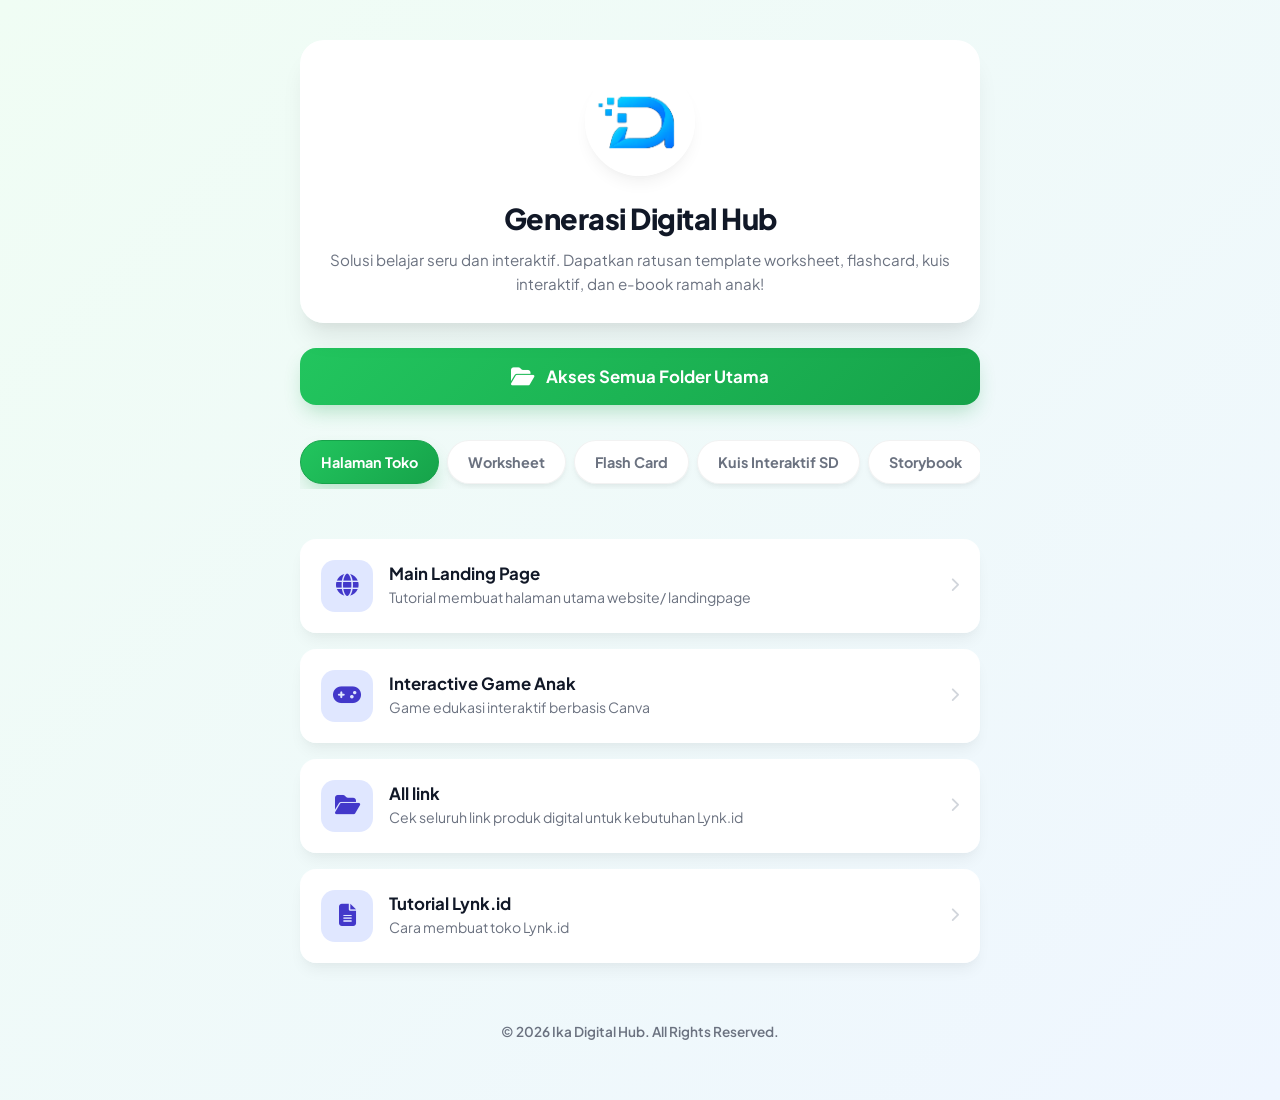
<file: index.html>
<!doctype html>
<html lang="id">
  <head>
    <meta charset="UTF-8" />
    <meta name="viewport" content="width=device-width, initial-scale=1.0" />
    <title>Generasi Digital Hub - Produk Edukasi Anak</title>

    <!-- Favicon (Ikon Title Tab Browser) -->
    <link rel="icon" type="image/png" href="assets/logo-digital-hub.png" />

    <!-- Google Fonts & FontAwesome Icons -->
    <link
      href="https://fonts.googleapis.com/css2?family=Plus+Jakarta+Sans:wght@400;600;700;800&display=swap"
      rel="stylesheet"
    />
    <link
      rel="stylesheet"
      href="https://cdnjs.cloudflare.com/ajax/libs/font-awesome/6.4.0/css/all.min.css"
    />

    <!-- Menghubungkan ke file CSS eksternal -->
    <link rel="stylesheet" href="style.css" />
  </head>
  <body>
    <div class="container">
      <!-- Header Profil -->
      <header class="profile-card">
        <div class="profile-avatar">
          <img src="assets/logo-digital-hub.png" alt="Ika Digital Hub" />
        </div>
        <h1>Generasi Digital Hub</h1>
        <p>
          Solusi belajar seru dan interaktif. Dapatkan ratusan template
          worksheet, flashcard, kuis interaktif, dan e-book ramah anak!
        </p>
      </header>

      <!-- Tombol Akses Folder Drive Utama -->
      <a
        href="https://drive.google.com/drive/folders/1yOhAw8MZ3-S7B-ZJ7oqLv1SVtbdza2so?usp=drive_link"
        target="_blank"
        class="main-folder-btn"
      >
        <i class="fa-solid fa-folder-open"></i> Akses Semua Folder Utama
      </a>

      <!-- Menu Navigasi Kategori (Tabs) -->
      <div class="tabs-container">
        <nav class="tabs-nav" id="tabsNav">
          <button class="tab-btn active" data-tab="landing">
            Halaman Toko
          </button>
          <button class="tab-btn" data-tab="worksheet">Worksheet</button>
          <button class="tab-btn" data-tab="flashcard">Flash Card</button>
          <button class="tab-btn" data-tab="quiz">Kuis Interaktif SD</button>
          <button class="tab-btn" data-tab="storybook">Storybook</button>
        </nav>
        <button class="tab-next-btn" id="tabNextBtn" aria-label="Next Category">
          <i class="fa-solid fa-chevron-right"></i>
        </button>
      </div>

      <!-- ================= KATEGORI: HALAMAN ================= -->
      <div id="landing" class="tab-content active">
        <div class="grid-links">
          <a
            href="https://sites.google.com/view/opick-digital-081331661370/landing-page"
            target="_blank"
            class="link-card"
          >
            <div class="link-info">
              <div class="link-icon icon-lp">
                <i class="fa-solid fa-globe"></i>
              </div>
              <div class="link-details">
                <h3>Main Landing Page</h3>
                <p>Tutorial membuat halaman utama website/ landingpage</p>
              </div>
            </div>
            <i class="fa-solid fa-chevron-right arrow-right"></i>
          </a>
          <a
            href="https://digitalprodukno1.my.canva.site/edukasi"
            target="_blank"
            class="link-card"
          >
            <div class="link-info">
              <div class="link-icon icon-lp">
                <i class="fa-solid fa-gamepad"></i>
              </div>
              <div class="link-details">
                <h3>Interactive Game Anak</h3>
                <p>Game edukasi interaktif berbasis Canva</p>
              </div>
            </div>
            <i class="fa-solid fa-chevron-right arrow-right"></i>
          </a>
          <a
            href="https://sites.google.com/view/generasi554/link-produk"
            target="_blank"
            class="link-card"
          >
            <div class="link-info">
              <div class="link-icon icon-lp">
                <i class="fa-solid fa-folder-open"></i>
              </div>
              <div class="link-details">
                <h3>All link</h3>
                <p>Cek seluruh link produk digital untuk kebutuhan Lynk.id</p>
              </div>
            </div>
            <i class="fa-solid fa-chevron-right arrow-right"></i>
          </a>
          <a
            href="https://sites.google.com/view/adam-akmal-arsyad/tutorial"
            target="_blank"
            class="link-card"
          >
            <div class="link-info">
              <div class="link-icon icon-lp">
                <i class="fa-solid fa-file-lines"></i>
              </div>
              <div class="link-details">
                <h3>Tutorial Lynk.id</h3>
                <p>Cara membuat toko Lynk.id</p>
              </div>
            </div>
            <i class="fa-solid fa-chevron-right arrow-right"></i>
          </a>

          <!-- <a
            href="https://digital-produk554.my.canva.site/"
            target="_blank"
            class="link-card"
          >
            <div class="link-info">
              <div class="link-icon icon-lp">
                <i class="fa-solid fa-moon"></i>
              </div>
              <div class="link-details">
                <h3>Ramadhan For Kids Hub</h3>
                <p>Paket materi khusus bulan suci Ramadhan</p>
              </div>
            </div>
            <i class="fa-solid fa-chevron-right arrow-right"></i>
          </a>
          <a
            href="https://digital-produk-termurah-no-1.my.canva.site/ibadah-harian"
            target="_blank"
            class="link-card"
          >
            <div class="link-info">
              <div class="link-icon icon-lp">
                <i class="fa-solid fa-mosque"></i>
              </div>
              <div class="link-details">
                <h3>Jurnal Ibadah Harian</h3>
                <p>Pelacak aktivitas ibadah harian anak</p>
              </div>
            </div>
            <i class="fa-solid fa-chevron-right arrow-right"></i>
          </a>
          <a
            href="https://digitalprodukno1.my.canva.site/mantab"
            target="_blank"
            class="link-card"
          >
            <div class="link-info">
              <div class="link-icon icon-lp">
                <i class="fa-solid fa-wallet"></i>
              </div>
              <div class="link-details">
                <h3>Template Keuangan & Tabungan</h3>
                <p>Manajemen finansial personal praktis</p>
              </div>
            </div>
            <i class="fa-solid fa-chevron-right arrow-right"></i>
          </a>
          <a
            href="https://chat.whatsapp.com/EGX2EAZQjva0gitTzQgfru?mode=hqctcla"
            target="_blank"
            class="link-card"
          >
            <div class="link-info">
              <div class="link-icon icon-wa">
                <i class="fa-brands fa-whatsapp"></i>
              </div>
              <div class="link-details">
                <h3>Grup Komunitas WA</h3>
                <p>Dapatkan tips jualan & info produk terbaru</p>
              </div>
            </div>
            <i class="fa-solid fa-chevron-right arrow-right"></i>
          </a> -->
        </div>
      </div>

      <!-- ================= KATEGORI: WORKSHEET ================= -->
      <div id="worksheet" class="tab-content">
        <div class="sub-nav-buttons">
          <a
            href="https://sites.google.com/view/generasi554/worksheet"
            target="_blank"
            class="btn-sub-green"
            ><i class="fa-solid fa-file-lines"></i> Web Worksheet</a
          >
          <a
            href="https://drive.google.com/drive/folders/1l0S2315Ajy639b77WOz5zc8lnQIIHLxS?usp=drive_link"
            target="_blank"
            class="btn-sub-blue"
            ><i class="fa-solid fa-folder"></i> Folder Drive</a
          >
        </div>
        <div class="grid-links">
          <a
            href="https://drive.google.com/file/d/1TR3hW6Ta8EW6JM1tsCQ7rFKMreN8O-rH/view?usp=drive_link"
            target="_blank"
            class="link-card"
          >
            <div class="link-info">
              <div class="link-icon icon-ws">
                <i class="fa-solid fa-font"></i>
              </div>
              <div class="link-details">
                <h3>Seri Alfabet</h3>
                <p>Belajar menulis & mengenal huruf abjad</p>
              </div>
            </div>
            <i class="fa-solid fa-chevron-right arrow-right"></i>
          </a>
          <a
            href="https://drive.google.com/file/d/1B8YoKbNsIa2Cz17eKem4wo7slBunPDha/view?usp=drive_link"
            target="_blank"
            class="link-card"
          >
            <div class="link-info">
              <div class="link-icon icon-ws">
                <i class="fa-solid fa-book-quran"></i>
              </div>
              <div class="link-details">
                <h3>Seri Huruf Hijaiyah</h3>
                <p>Dasar membaca Al-Qur'an sejak dini</p>
              </div>
            </div>
            <i class="fa-solid fa-chevron-right arrow-right"></i>
          </a>
          <a
            href="https://drive.google.com/file/d/1MfzAHmiw7P8wLepiQCrmdug3B9asnDfl/view?usp=drive_link"
            target="_blank"
            class="link-card"
          >
            <div class="link-info">
              <div class="link-icon icon-ws">
                <i class="fa-solid fa-calculator"></i>
              </div>
              <div class="link-details">
                <h3>Seri Berhitung & Matematika</h3>
                <p>Latihan angka dasar dan penjumlahan ceria</p>
              </div>
            </div>
            <i class="fa-solid fa-chevron-right arrow-right"></i>
          </a>
          <a
            href="https://drive.google.com/file/d/1g7926h3T6iOXViNBSBApqz4NqtBubUJS/view?usp=drive_link"
            target="_blank"
            class="link-card"
          >
            <div class="link-info">
              <div class="link-icon icon-ws">
                <i class="fa-solid fa-paw"></i>
              </div>
              <div class="link-details">
                <h3>Seri Dunia Hewan (Fauna)</h3>
                <p>Mewarnai dan mencocokkan nama binatang</p>
              </div>
            </div>
            <i class="fa-solid fa-chevron-right arrow-right"></i>
          </a>
          <a
            href="https://drive.google.com/file/d/1h-lD93qgHqm221priLwvXOg4YoIK0x2-/view?usp=drive_link"
            target="_blank"
            class="link-card"
          >
            <div class="link-info">
              <div class="link-icon icon-ws">
                <i class="fa-solid fa-star-and-crescent"></i>
              </div>
              <div class="link-details">
                <h3>Seri Sholat & Wudhu</h3>
                <p>Panduan visual urutan ibadah wajib</p>
              </div>
            </div>
            <i class="fa-solid fa-chevron-right arrow-right"></i>
          </a>
        </div>
      </div>

      <!-- ================= KATEGORI: FLASH CARD ================= -->
      <div id="flashcard" class="tab-content">
        <div class="sub-nav-buttons">
          <a
            href="https://sites.google.com/view/generasi554/flash-card"
            target="_blank"
            class="btn-sub-orange"
            ><i class="fa-solid fa-layer-group"></i> Lihat Galeri Situs Flash
            Card Resmi</a
          >
        </div>
        <div class="grid-links">
          <a
            href="https://drive.google.com/file/d/1fqWiFR5ugVbkWgcGM77GCPgfOXIOn9Sw/view?usp=drive_link"
            target="_blank"
            class="link-card"
          >
            <div class="link-info">
              <div class="link-icon icon-fc">
                <i class="fa-solid fa-language"></i>
              </div>
              <div class="link-details">
                <h3>Flashcard Huruf Hijaiyah</h3>
                <p>Kartu hafalan praktis huruf Arab</p>
              </div>
            </div>
            <i class="fa-solid fa-chevron-right arrow-right"></i>
          </a>
          <a
            href="https://drive.google.com/drive/folders/1MUu9HjrU8HVXU00QNXer6wfanigWYUR2?usp=drive_link"
            target="_blank"
            class="link-card"
          >
            <div class="link-info">
              <div class="link-icon icon-fc">
                <i class="fa-solid fa-comments"></i>
              </div>
              <div class="link-details">
                <h3>Kosa Kata 3 Bahasa</h3>
                <p>Bahasa Indonesia, Inggris, dan Arab</p>
              </div>
            </div>
            <i class="fa-solid fa-chevron-right arrow-right"></i>
          </a>
          <a
            href="https://drive.google.com/file/d/1cw4KsduW1F9Yvc0DpHddKQocmUStiwEY/view?usp=drive_link"
            target="_blank"
            class="link-card"
          >
            <div class="link-info">
              <div class="link-icon icon-fc">
                <i class="fa-solid fa-divide"></i>
              </div>
              <div class="link-details">
                <h3>Perkalian & Pembagian</h3>
                <p>Metode kartu cepat hafal matematika dasar</p>
              </div>
            </div>
            <i class="fa-solid fa-chevron-right arrow-right"></i>
          </a>

          <a
            href="https://drive.google.com/drive/folders/1wjxrXimkU-em0KOehtTSGDWdwWrPpYQA?usp=drive_link"
            target="_blank"
            class="link-card"
          >
            <div class="link-info">
              <div class="link-icon icon-fc">
                <i class="fa-solid fa-folder"></i>
              </div>
              <div class="link-details">
                <h3>Full Flashcard</h3>
                <p>Kumpulan Flashcard</p>
              </div>
            </div>
            <i class="fa-solid fa-chevron-right arrow-right"></i>
          </a>
        </div>
      </div>

      <!-- ================= KATEGORI: KUIS SEKOLAH ================= -->
      <div id="quiz" class="tab-content">
        <div class="grid-links">
          <a
            href="https://sites.google.com/view/quiz-anak/pilih-kelas-sd"
            target="_blank"
            class="link-card portal-card"
          >
            <div class="link-info">
              <div class="link-icon icon-qz">
                <i class="fa-solid fa-list-check"></i>
              </div>
              <div class="link-details">
                <h3>Portal Semua Kelas SD</h3>
                <p>Akses bank soal utama untuk Sekolah Dasar</p>
              </div>
            </div>
            <i class="fa-solid fa-chevron-right arrow-right"></i>
          </a>
          <div class="quiz-grid-classes">
            <a
              href="https://sites.google.com/view/quiz-anak/kelas-1-sd"
              target="_blank"
              class="class-btn"
              >Kelas 1 SD</a
            >
            <a
              href="https://sites.google.com/view/quiz-anak/kelas-2-sd"
              target="_blank"
              class="class-btn"
              >Kelas 2 SD</a
            >
            <a
              href="https://sites.google.com/view/quiz-anak/kelas-3-sd"
              target="_blank"
              class="class-btn"
              >Kelas 3 SD</a
            >
            <a
              href="https://sites.google.com/view/quiz-anak/kelas-4-sd"
              target="_blank"
              class="class-btn"
              >Kelas 4 SD</a
            >
            <a
              href="https://sites.google.com/view/quiz-anak/kelas-5-sd"
              target="_blank"
              class="class-btn"
              >Kelas 5 SD</a
            >
            <a
              href="https://sites.google.com/view/quiz-anak/kelas-6-sd"
              target="_blank"
              class="class-btn"
              >Kelas 6 SD</a
            >
          </div>
        </div>
      </div>

      <!-- ================= KATEGORI: STORYBOOK ================= -->
      <div id="storybook" class="tab-content">
        <div
          class="storybook-header"
          style="
            margin-bottom: 20px;
            text-align: center;
            padding: 20px;
            background: #fef2f2;
            border-radius: 20px;
          "
        >
          <img
            src="assets/story1.png"
            alt="Story Illustration"
            style="
              width: 100%;
              max-width: 300px;
              border-radius: 15px;
              margin-bottom: 10px;
            "
          />
          <p style="font-size: 0.9rem; color: #991b1b; font-weight: 600">
            "Buka jendela dunia melalui imajinasi dan kisah-kisah inspiratif."
          </p>
        </div>

        <div class="grid-links">
          <!-- <a
            href="https://sites.google.com/view/generasi554/e-book"
            target="_blank"
            class="link-card portal-card"
          >
            <div class="link-info">
              <div class="link-icon icon-bk">
                <i class="fa-solid fa-book-sparkles"></i>
              </div>
              <div class="link-details">
                <h3>Pusat E-Book Digital</h3>
                <p>Lihat semua koleksi buku cerita terlengkap</p>
              </div>
            </div>
            <i
              class="fa-solid fa-arrow-up-right-from-square"
              style="color: white; opacity: 0.7"
            ></i>
          </a> -->

          <div class="quiz-grid-classes">
            <a
              href="https://sites.google.com/view/generasi554/e-book/cerita-hewan"
              target="_blank"
              class="class-btn"
            >
              <i class="fa-solid fa-paw" style="color: #10b981"></i>
              Cerita Hewan
            </a>
            <a
              href="https://sites.google.com/view/generasi554/e-book/nabi-nabi"
              target="_blank"
              class="class-btn"
            >
              <i class="fa-solid fa-mosque" style="color: #f59e0b"></i>
              Kisah Nabi
            </a>
          </div>
        </div>
      </div>

      <!-- Footer -->
      <footer>
        <p>&copy; 2026 Ika Digital Hub. All Rights Reserved.</p>
      </footer>
    </div>

    <!-- Menghubungkan ke file JavaScript eksternal -->
    <script src="script.js"></script>
  </body>
</html>
</file>
<file: style.css>
/* ================= SYSTEM RESET & VARIABLES ================= */
:root {
  --primary-color: #4f46e5;
  --bg-gradient: linear-gradient(135deg, #f0fdf4 0%, #eff6ff 100%);
  --text-main: #1f2937;
  --text-muted: #6b7280;
  --card-bg: rgba(255, 255, 255, 0.95);
  --shadow-sm:
    0 4px 6px -1px rgba(0, 0, 0, 0.05), 0 2px 4px -1px rgba(0, 0, 0, 0.03);
  --shadow-md:
    0 10px 15px -3px rgba(0, 0, 0, 0.05), 0 4px 6px -2px rgba(0, 0, 0, 0.02);
  --shadow-lg:
    0 20px 25px -5px rgba(0, 0, 0, 0.08), 0 10px 10px -5px rgba(0, 0, 0, 0.04);
  --radius-lg: 24px;
  --radius-md: 16px;
  --transition: all 0.3s cubic-bezier(0.4, 0, 0.2, 1);
}

* {
  margin: 0;
  padding: 0;
  box-sizing: border-box;
}

body {
  font-family: "Plus Jakarta Sans", sans-serif;
  background: var(--bg-gradient);
  color: var(--text-main);
  min-height: 100vh;
  padding: 40px 20px;
  display: flex;
  justify-content: center;
  align-items: flex-start;
}

.container {
  width: 100%;
  max-width: 680px;
  margin: 0 auto;
}

/* ================= HEADER PROFILE ================= */
.profile-card {
  background: var(--card-bg);
  padding: 25px 10px;
  border-radius: var(--radius-lg);
  text-align: center;
  box-shadow: var(--shadow-lg);
  backdrop-filter: blur(10px);
  border: 1px solid rgba(255, 255, 255, 0.6);
  margin-bottom: 25px;
  position: relative;
  overflow: hidden;
}

.profile-avatar img {
  width: 110px;
  height: 110px;
  border-radius: 50%;
  object-fit: cover;
  border: 4px solid #fff;
  box-shadow: var(--shadow-md);
  margin-bottom: 20px;
  transition: var(--transition);
}

.profile-card:hover .profile-avatar img {
  transform: scale(1.05) rotate(5deg);
}

.profile-card h1 {
  font-size: 1.8rem;
  font-weight: 800;
  color: #111827;
  margin-bottom: 12px;
  letter-spacing: -0.5px;
}

.profile-card p {
  font-size: 0.95rem;
  color: var(--text-muted);
  line-height: 1.6;
}

/* ================= MAIN DRIVE BUTTON ================= */
.main-folder-btn {
  display: flex;
  align-items: center;
  justify-content: center;
  gap: 12px;
  background: linear-gradient(135deg, #22c55e 0%, #16a34a 100%);
  color: white;
  text-decoration: none;
  padding: 18px;
  border-radius: var(--radius-md);
  font-weight: 700;
  font-size: 1.05rem;
  box-shadow: 0 10px 20px -5px rgba(22, 163, 74, 0.3);
  transition: var(--transition);
  margin-bottom: 30px;
}

.main-folder-btn:hover {
  transform: translateY(-3px);
  box-shadow: 0 15px 25px -5px rgba(22, 163, 74, 0.4);
}

.main-folder-btn i {
  font-size: 1.3rem;
}

/* ================= TABS NAVIGATION ================= */
.tabs-nav {
  display: flex;
  gap: 8px;
  overflow-x: auto;
  padding-bottom: 10px;
  margin-bottom: 25px;
  scrollbar-width: none; /* Hide scrollbar for Firefox */
}

.tabs-nav::-webkit-scrollbar {
  display: none; /* Hide scrollbar for Chrome/Safari */
}

.tab-btn {
  flex: 0 0 auto;
  background: var(--card-bg);
  border: 1px solid rgba(0, 0, 0, 0.05);
  padding: 12px 20px;
  border-radius: 30px;
  font-family: inherit;
  font-weight: 700;
  font-size: 0.9rem;
  color: var(--text-muted);
  cursor: pointer;
  box-shadow: var(--shadow-sm);
  transition: var(--transition);
}

.tab-btn:hover {
  background: #f3f4f6;
  color: var(--text-main);
}

.tab-btn.active {
  background: linear-gradient(135deg, #22c55e 0%, #16a34a 100%);
  color: white;
  box-shadow: 0 10px 20px -5px rgba(22, 163, 74, 0.3);
  border-color: #16a34a;
}

/* Kontainer Utama Navigasi */
.tabs-container {
  position: relative;
  margin-bottom: 25px;
  width: 100%;
  display: flex;
  align-items: center;
}

/* Area Menu yang Bisa Di-scroll */
.tabs-nav {
  display: flex;
  gap: 8px;
  overflow-x: auto;
  scroll-behavior: smooth; /* Membuat efek geser menjadi halus saat tombol diklik */
  width: 100%;
  padding: 5px 50px 5px 0px; /* Memberi ruang di kanan agar tombol tidak tertutup tombol panah */
  scrollbar-width: none;
}

.tabs-nav::-webkit-scrollbar {
  display: none;
}

/* Tombol Panah "Next" Modern */
.tab-next-btn {
  position: absolute;
  right: 0;
  top: 50%;
  transform: translateY(-50%);
  width: 38px;
  height: 38px;
  background: linear-gradient(135deg, #22c55e 0%, #16a34a 100%);
  color: white;
  border: none;
  border-radius: 50%;
  display: flex;
  align-items: center;
  justify-content: center;
  cursor: pointer;
  box-shadow: 0 4px 10px rgba(22, 163, 74, 0.35);
  z-index: 10;
  transition: var(--transition);
}

.tab-next-btn:hover {
  background: linear-gradient(135deg, #16a34a 0%, #15803d 100%);
  transform: translateY(-50%) scale(1.05);
}

/* Menyembunyikan tombol panah di layar PC/Laptop besar karena semua menu sudah terlihat */
@media (min-width: 769px) {
  .tab-next-btn {
    display: none;
  }
  .tabs-nav {
    padding-right: 0; /* Kembalikan padding di desktop */
  }
}

/* ================= TAB CONTENT SYSTEM ================= */
.tab-content {
  display: none;
  animation: fadeIn 0.4s ease-in-out;
}

.tab-content.active {
  display: block;
}

@keyframes fadeIn {
  from {
    opacity: 0;
    transform: translateY(10px);
  }
  to {
    opacity: 1;
    transform: translateY(0);
  }
}

/* ================= GRID LINKS (CARDS) ================= */
.grid-links {
  display: flex;
  flex-direction: column;
  gap: 16px;
}

.link-card {
  display: flex;
  align-items: center;
  justify-content: space-between;
  background: var(--card-bg);
  padding: 20px;
  border-radius: var(--radius-md);
  text-decoration: none;
  box-shadow: var(--shadow-md);
  border: 1px solid rgba(255, 255, 255, 0.7);
  transition: var(--transition);
}

.link-card:hover {
  transform: translateX(4px) translateY(-2px);
  box-shadow: var(--shadow-lg);
  border-color: rgba(79, 70, 229, 0.2);
}

.link-info {
  display: flex;
  align-items: center;
  gap: 16px;
}

/* Icons styling with vibrant colors */
.link-icon {
  width: 52px;
  height: 52px;
  border-radius: 14px;
  display: flex;
  align-items: center;
  justify-content: center;
  font-size: 1.4rem;
}

.icon-lp {
  background: #e0e7ff;
  color: #4338ca;
}
.icon-ws {
  background: #dcfce7;
  color: #15803d;
}
.icon-fc {
  background: #ffedd5;
  color: #c2410c;
}
.icon-qz {
  background: #fae8ff;
  color: #a21caf;
}
.icon-wa {
  background: #dcfce7;
  color: #16a34a;
  font-size: 1.6rem;
}

.link-details h3 {
  font-size: 1.05rem;
  font-weight: 700;
  color: #111827;
  margin-bottom: 4px;
}

.link-details p {
  font-size: 0.88rem;
  color: var(--text-muted);
  line-height: 1.4;
}

.arrow-right {
  color: #d1d5db;
  transition: var(--transition);
  font-size: 0.9rem;
}

.link-card:hover .arrow-right {
  color: var(--primary-color);
  transform: translateX(3px);
}

/* ================= SUB NAVIGATION BUTTONS ================= */
.sub-nav-buttons {
  display: grid;
  grid-template-columns: 1fr 1fr;
  gap: 12px;
  margin-bottom: 20px;
}

.sub-nav-buttons a {
  display: flex;
  align-items: center;
  justify-content: center;
  gap: 8px;
  text-decoration: none;
  padding: 14px;
  border-radius: var(--radius-md);
  font-weight: 700;
  font-size: 0.9rem;
  box-shadow: var(--shadow-sm);
  transition: var(--transition);
}

.sub-nav-buttons a:hover {
  transform: translateY(-2px);
}

.btn-sub-green {
  background: #10b981;
  color: white;
}
.btn-sub-blue {
  background: #3b82f6;
  color: white;
}
.btn-sub-orange {
  background: #f97316;
  color: white;
  grid-column: span 2;
}

/* ================= QUIZ CLASS GRID ================= */
.quiz-grid-classes {
  display: grid;
  grid-template-columns: repeat(2, 1fr);
  gap: 12px;
  margin-top: 8px;
}

.class-btn {
  display: flex;
  align-items: center;
  justify-content: center;
  gap: 8px;
  background: var(--card-bg);
  border: 1px solid rgba(0, 0, 0, 0.05);
  padding: 16px;
  border-radius: var(--radius-md);
  text-decoration: none;
  font-weight: 700;
  font-size: 0.95rem;
  color: var(--text-main);
  box-shadow: var(--shadow-sm);
  transition: var(--transition);
}

.class-btn:hover {
  background: var(--primary-color);
  color: white;
  transform: translateY(-2px);
  box-shadow: 0 8px 15px -3px rgba(79, 70, 229, 0.2);
}

/* ================= FOOTER ================= */
footer {
  text-align: center;
  margin-top: 40px;
  padding: 20px 0;
}

footer p {
  font-size: 0.85rem;
  color: var(--text-muted);
  font-weight: 600;
}

/* ================= RESPONSIVE MEDIA QUERIES ================= */

/* Mengoptimalkan tampilan untuk Tablet & HP (Layar di bawah 768px) */
@media (max-width: 768px) {
  body {
    padding: 20px 12px; /* Mengurangi ruang kosong di pinggir layar */
  }

  .profile-card {
    padding: 25px 15px;
  }

  .profile-avatar img {
    width: 90px;
    height: 90px; /* Ukuran foto profil sedikit lebih kecil di HP */
  }

  .profile-card h1 {
    font-size: 1.5rem; /* Menyesuaikan ukuran judul */
  }

  .profile-card p {
    font-size: 0.88rem;
  }

  .main-folder-btn {
    padding: 15px;
    font-size: 0.95rem;
  }
}

/* Mengoptimalkan tampilan khusus HP Layar Kecil (Layar di bawah 480px) */
@media (max-width: 480px) {
  .link-card {
    padding: 16px; /* Menghemat ruang di dalam kartu */
  }

  .link-info {
    gap: 12px; /* Merapatkan jarak ikon dan teks */
  }

  .link-icon {
    width: 44px;
    height: 44px;
    font-size: 1.1rem; /* Ikon menyesuaikan ukuran layar HP */
    border-radius: 10px;
  }

  .link-details h3 {
    font-size: 0.95rem;
  }

  .link-details p {
    font-size: 0.8rem;
  }

  /* Mengubah tombol Kelas SD & Storybook dari 2 kolom menjadi 1 kolom penuh */
  .quiz-grid-classes,
  .sub-nav-buttons {
    grid-template-columns: 1fr;
    gap: 10px;
  }

  .class-btn {
    padding: 14px;
    font-size: 0.9rem;
  }

  .arrow-right {
    display: none; /* Menyembunyikan panah kecil di kanan agar teks di HP tidak sesak */
  }
}
</file>
